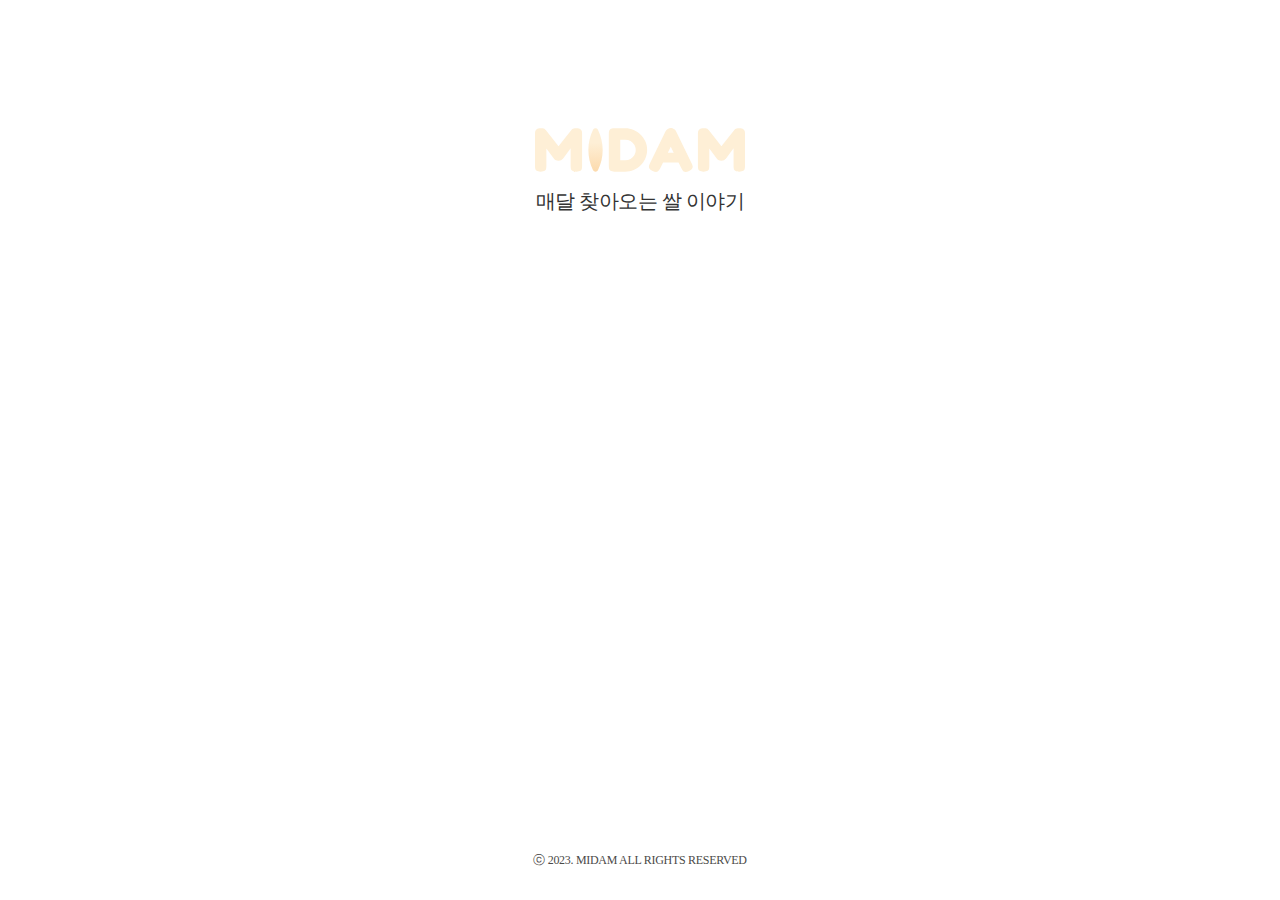
<file: index.html>
<!DOCTYPE html>
<html lang="ko">
<head>
    <meta charset="UTF-8">
    <meta http-equiv="X-UA-Compatible" content="IE=edge">
    <meta name="viewport" content="width=device-width, initial-scale=1.0">
    <title>Splash</title>
    <link rel="stylesheet" href="./css/splash.css">
</head>
<body>
    <a class="switch" href="./html/main.html">
        <div id="intro-wrapper">
            
                <div class="intro">
                    <img class="intro-logo" src="./images/logo.svg" alt="" width="210" height="44">
                    <p class="intro-txt">매달 찾아오는 쌀 이야기</p>
                </div>
                <p class="copyright">ⓒ 2023. MIDAM ALL RIGHTS RESERVED</p>
            
        </div>
    </a>
</body>
</html>
</file>
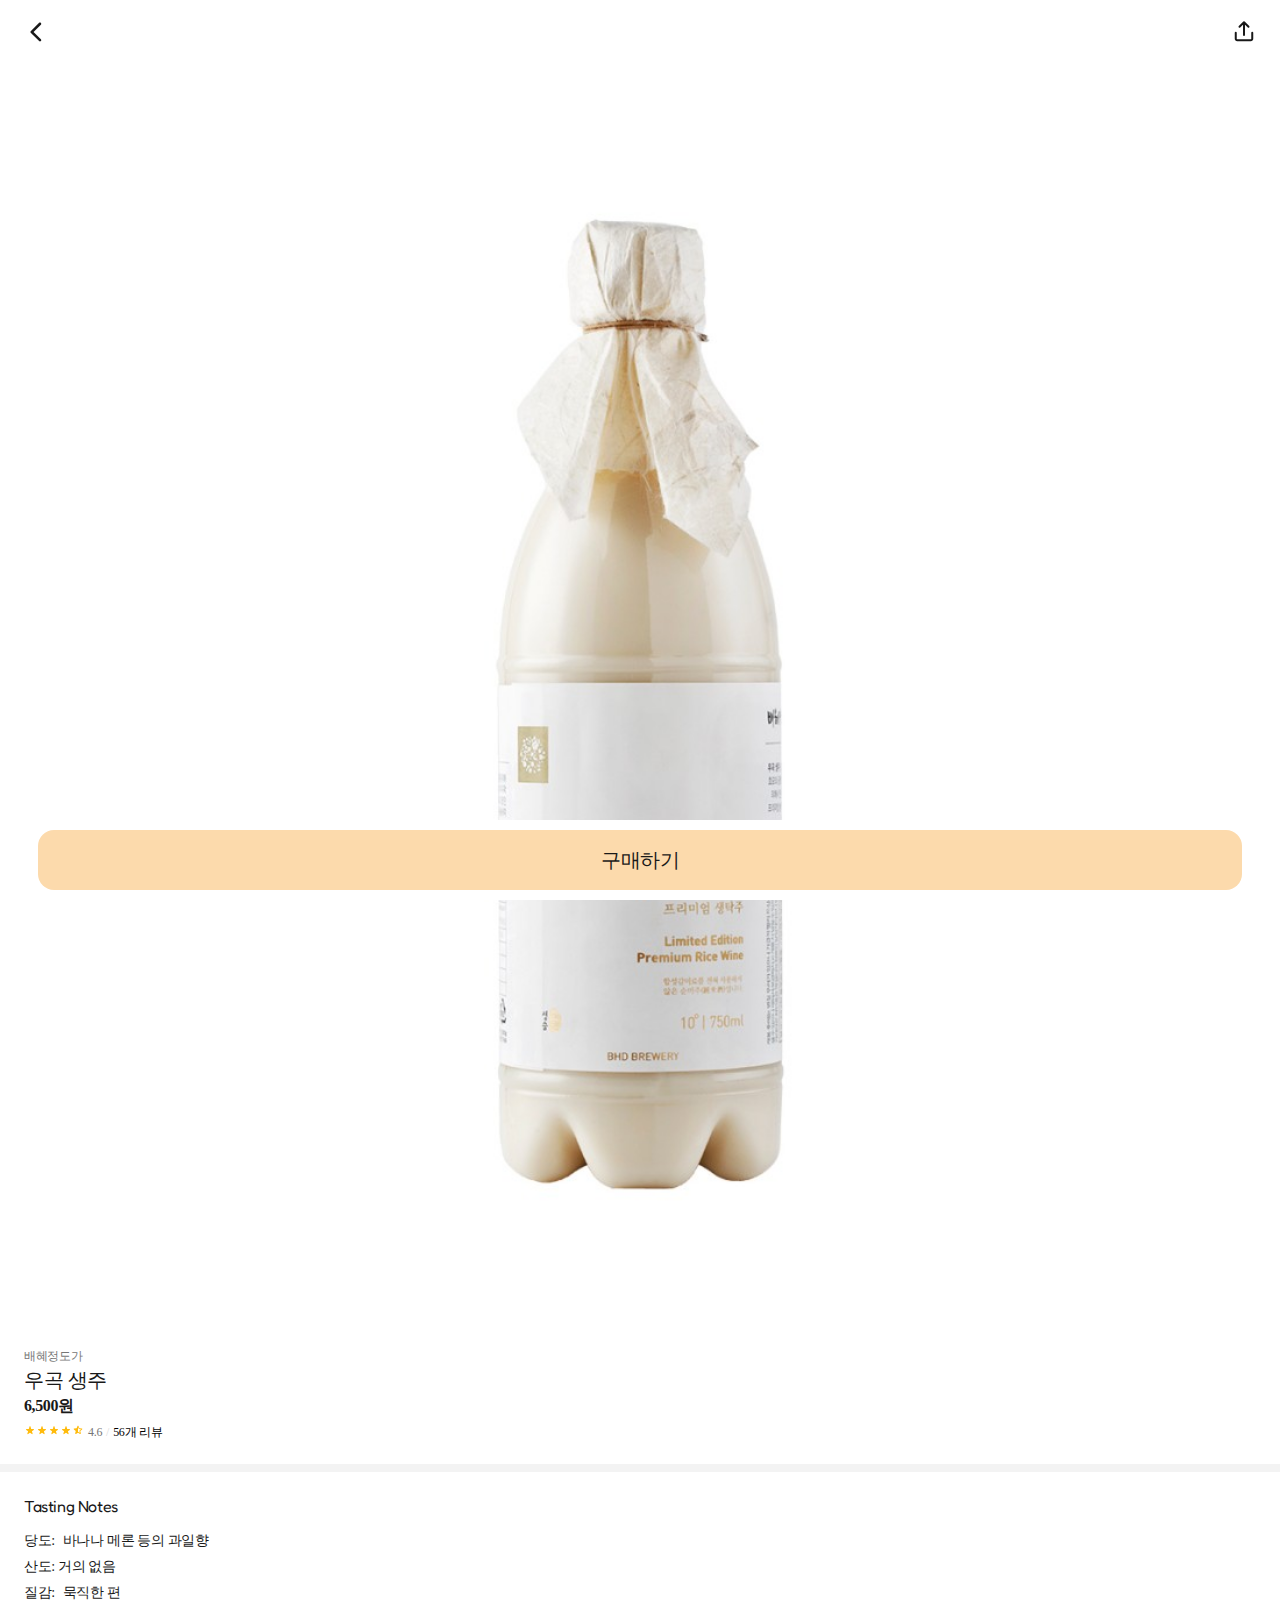
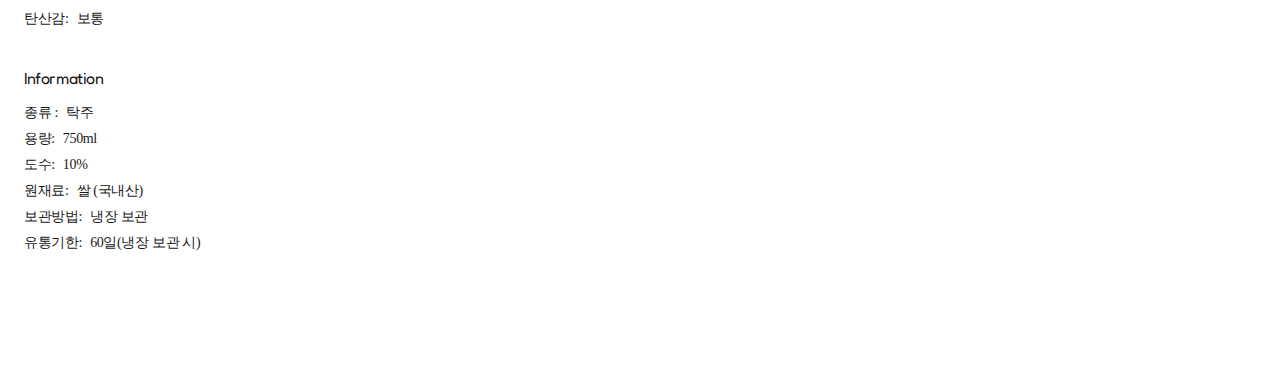
<file: html/itemPage.html>
<!DOCTYPE html>
<html lang="en">
<head>
    <meta charset="UTF-8">
    <meta http-equiv="X-UA-Compatible" content="IE=edge">
    <meta name="viewport" content="width=device-width, initial-scale=1.0">
    <title>제품 페이지</title>
    <link rel="stylesheet" href="../css/itemPage.css">
    <link href="https://fonts.googleapis.com/css2?family=Fredoka:wght@300;400;500;600;700&display=swap" rel="stylesheet">
</head>
<body>
    <div class="wapper">
        <div class="nav-wrapper">
            <a href="main.html"><img  class="svgBox" src="../images/icon-back.svg" width="24px" height="24px" alt=""></a>
            <a href=""><img  class="svgBox" src="../images/icon_share.svg" width="24px" height="24px" alt=""></a>
        </div>
        <!----------------------------------------------------------------------->
        <div class="thumb-wrapper">
            <img class="thumbnail" src="../images/thumb-img1.png" alt="">

            <div class="thumbInfo">
                <span class="thumb-company">배혜정도가</span>
                <span class="thumb-name">우곡 생주</span>
                <span class="thumb-price">6,500원</span>
                <div class="thumb-review">
                    <div class="starBox">
                        <img class="star" src="../images/icon-star.svg" >
                        <img class="star" src="../images/icon-star.svg" alt="">
                        <img class="star" src="../images/icon-star.svg" alt="">
                        <img class="star" src="../images/icon-star.svg" alt="">
                        <img class="star" src="../images/icon-starHalf.svg" alt="">
                    </div>

                    <span class="score">4.6</span>
                    <span class="dash">/</span>
                    <a class="review" href="">56개 리뷰</a>
                </div>
            </div>
        </div>
        <!----------------------------------------------------------------------->
        <div class="horizontal-divider"></div>

        <div class="info-wrapper">
            <div class="tasting-note">
                <p class="info-MainTxt">Tasting Notes</p>
                <div class="tasting-sweet">
                    <span class="bodyFont2">당도:</span><span class="bodyFont2">바나나 메론 등의 과일향</span>
                </div>
                <div class="tasting-sour">
                    <spanc class="bodyFont2">산도:</span><span class="bodyFont2"> 거의 없음</span>
                </div>
                <div class="tasing-texture">
                    <span class="bodyFont2">질감:</span><span class="bodyFont2">묵직한 편</span>
                </div>
                <div class="tasting-pop">
                    <span class="bodyFont2">탄산감:</span><span class="bodyFont2">보통</span>
                </div>
            </div>

            <div class="information">
                <p class="info-MainTxt">Information</p>
                <div class="info-category">
                    <span class="bodyFont2">종류 :</span><span class="bodyFont2">탁주</span>
                </div>
                <div class="info-size">
                    <span class="bodyFont2">용량:</span><span class="bodyFont2">750ml</span>
                </div>
                <div class="info-alc">
                    <span class="bodyFont2">도수:</span><span class="bodyFont2">10%</span>
                </div>
                <div class="info-ingredient">
                    <span class="bodyFont2">원재료:</span><spa class="bodyFont2">쌀 (국내산)</span>
                </div>
                <div class="info-keep">
                    <span class="bodyFont2">보관방법:</span><span class="bodyFont2">냉장 보관</span>
                </div>
                <div class="info-experationDate">
                    <span class="bodyFont2">유통기한:</span><span class="bodyFont2">60일(냉장 보관 시)</span>
                </div>
            </div>

        </div>
        <div class="buy-wrapper">
            <a class="buy-box" href="">
                <button class="buy-button">구매하기</button>
            </a>
        </div>
    </div>
</body>
</html>
</file>
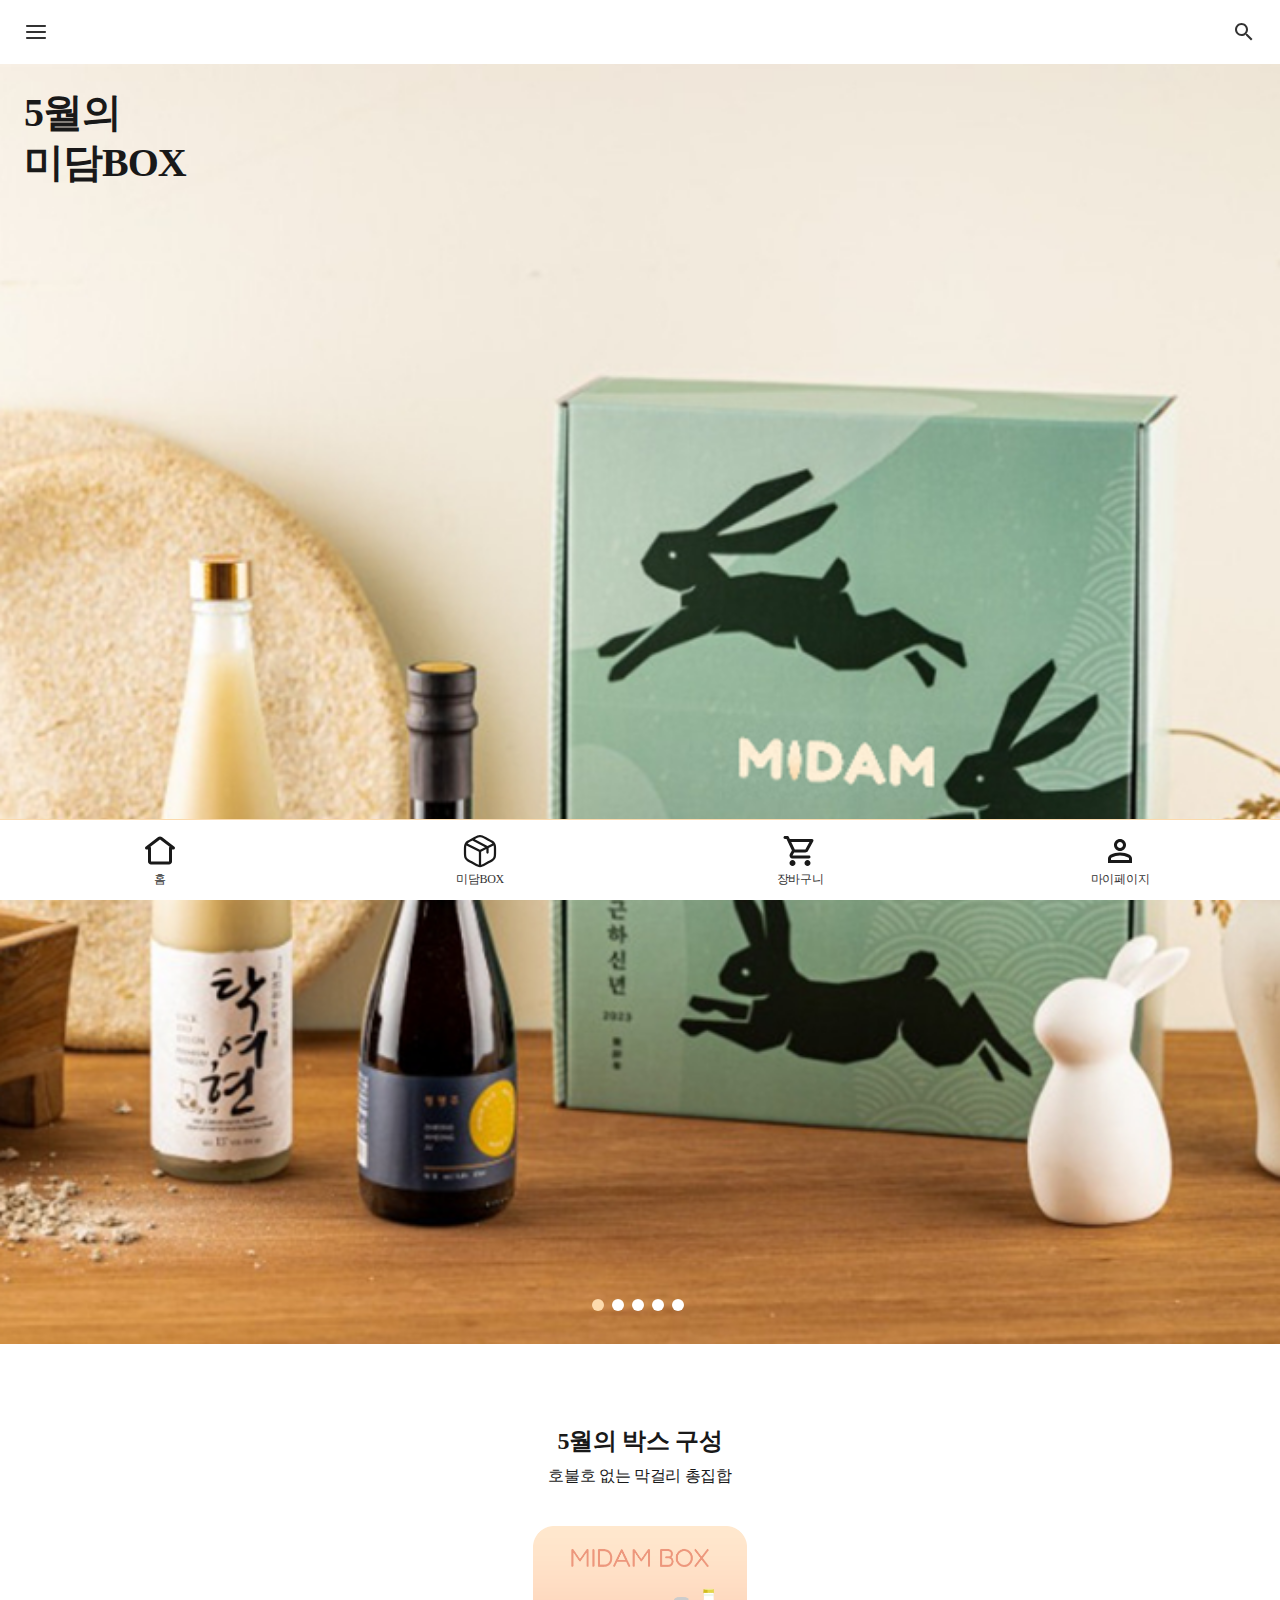
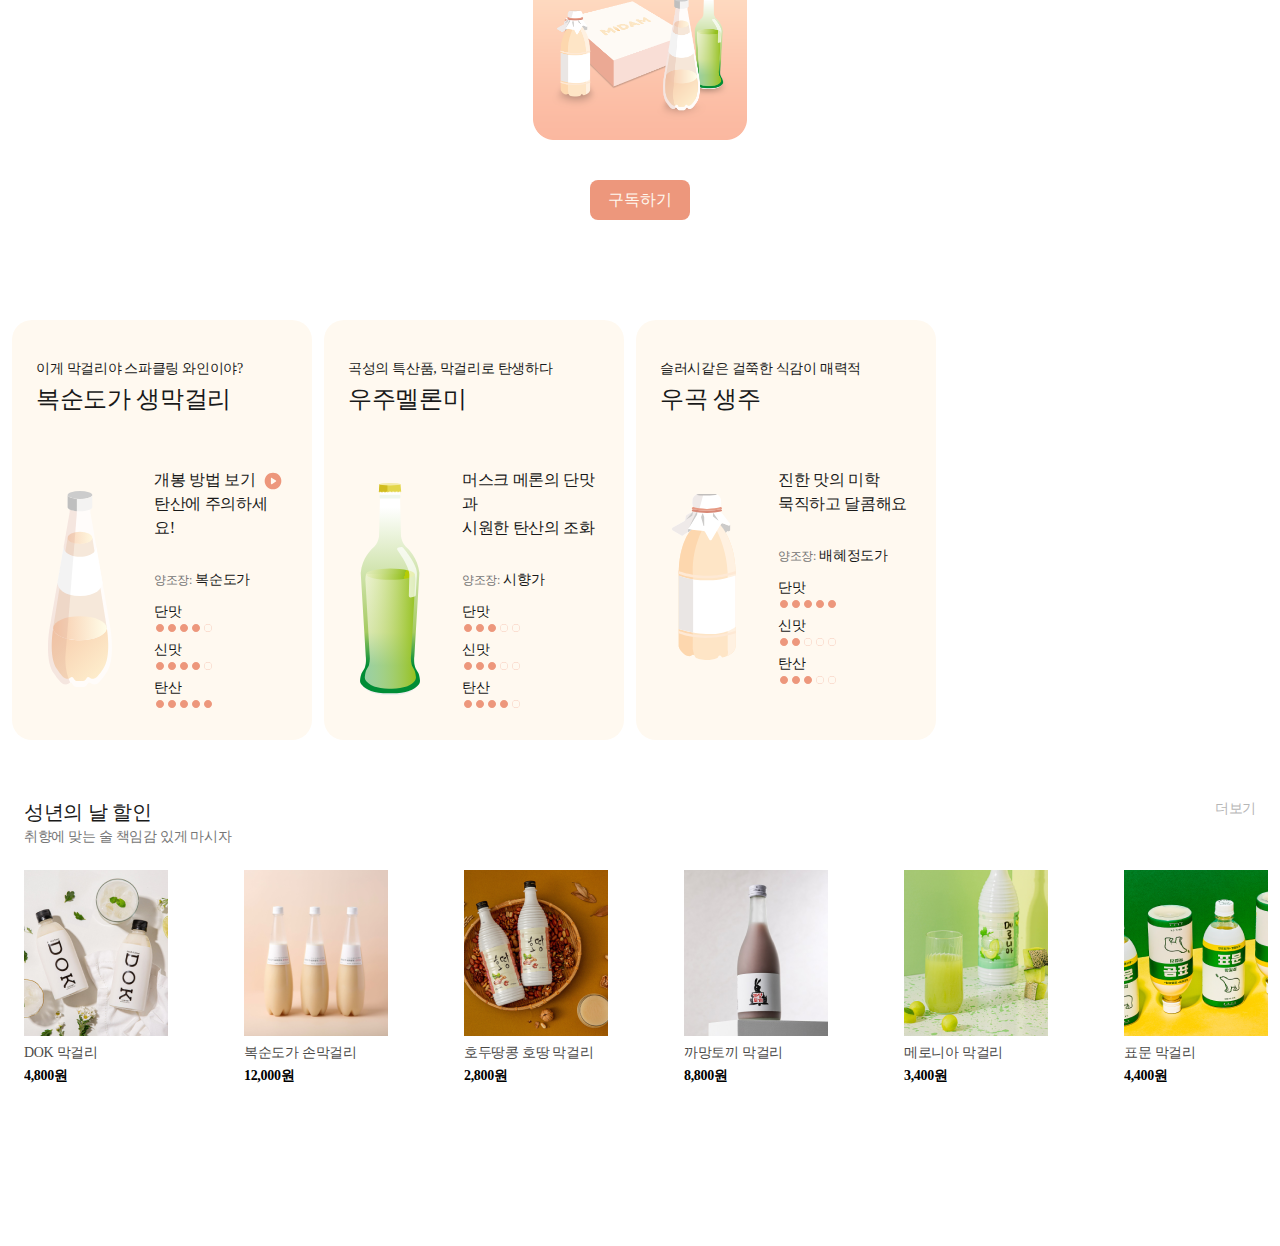
<file: html/main.html>
<!DOCTYPE html>
<html lang="ko">
<head>
    <meta charset="UTF-8">
    <meta http-equiv="X-UA-Compatible" content="IE=edge">
    <meta name="viewport" content="width=device-width, initial-scale=1.0">
    <title>MIDAM</title>
    <link rel="stylesheet" type="text/css" href="../css/main.css"/>
</head>
<body>
    <div id="mobile-wrapper">
        <div class="nav-wrapper">
            <a href=""><img class="svgBox" src="../images/menu.svg" width="24px" height="24px" alt=""></a>
            <a href=""><img class="svgBox" src="../images/search.svg" width="24px" height="24px" alt=""></a>
        </div>
        <!---------------------------메인 슬라이드 영역 시작-------------------------------------------->
        <div class="mainSlide-wrapper">
            <div id="mySlider" class="slider">

                <div class="slider-contents">
                    <div class="slider-panel">

                        <div class="box box-1">
                            <img class="bg-img" src="../images/mainSlide1.png" alt="">
                            <div class="box-contents">
                                <h5 class="box-message">5월의<br>미담BOX</h5>
                            </div>
                        </div>
                        <div class="box box-2">
                            <img class="bg-img" src="../images/mainSlide2.png" alt="">
                            <div class="box-contents">
                                <h5 class="box-message">배혜정도가<br>양조장<br>콜라보레이션</h5>
                            </div>
                        </div>
                        <div class="box box-3">
                            <img class="bg-img" src="../images/mainSlide3.png" alt="">
                            <div class="box-contents">
                                <h5 class="box-message">성년의 날<br>기념 할인</h5>
                            </div>
                        </div>
                        <div class="box box-4">
                            <img class="bg-img" src="../images/mainSlide4.png" alt="">
                            <div class="box-contents">
                                <h5 class="box-message">가정의 달<br>할인 기획전</h5>
                            </div>
                        </div>
                        <div class="box box-5">
                            <img class="bg-img" src="../images/mainSlide5.png" alt="">
                            <div class="box-contents">
                                <h5 class="box-message">리뷰 쓰고<br>포인트 받자!</h5>
                            </div>
                        </div>

                    </div>
                </div>

                <div class="controller-wrapper">

                    <div class="controller">
                        <button id="pageBtn-1" class="on"><span class="pageBtn" href=""></span></button>
                        <button id="pageBtn-2"><span class="pageBtn" href=""></span></button>
                        <button id="pageBtn-3"><span class="pageBtn" href=""></span></button>
                        <button id="pageBtn-4"><span class="pageBtn" href=""></span></button>
                        <button id="pageBtn-5"><span class="pageBtn" href=""></span></button>
                    </div>

                </div>

            </div>
        </div>       
        <!--------------------------MIDAM 미담 박스 소개 영역 시작--------------------------------------------->
        <div class="MIDAM-Box-wrapper">
            <div class="MIDAM-Box-txt">
                <h1 class="BoxMain-txt">5월의 박스 구성</h1>
                <p class="BoxSub-txt">호불호 없는 막걸리 총집합</p>
            </div>
            <div class="imgBox" id="MIDAM-Box-img"><img width="100%" src="../images/MIDAM-Box.png" alt=""></div>
            <a href="itemPage.html" type="" class="joinBox"><span class="joinTxt">구독하기</span></a>
        </div>
        <!--------------------------큐레이션 카드 영역 시작--------------------------------------------->
        <div class="curation-wrapper">
            <!--카드1-->
            <div class="curation-card">

                <div class="card-title">
                    <span class="title-intro">이게 막걸리야 스파클링 와인이야?</span>
                    <span class="title-product">복순도가 생막걸리</span>
                </div>

                <div class="card-contentsBox">
                    <div class="card-imgBox"><img id="card-img2" src="../images/복순도가.svg" alt=""></div>
                    <div class="card-describe">
                        <p class="card-describe-txt">개봉 방법 보기<a href="#"><img class="card-icon" src="../images/icon-play.svg" alt=""></a> 
                            <br>탄산에 주의하세요!</p>
                        <div class="breweryBox">
                            <span class="WhatBrewery">양조장:</span>
                            <span class="breweryName">&nbsp;복순도가</span>
                        </div>
                        <div class="tastingBox">
                            <div class="tasting-sweet">
                                <span class="flavor">단맛</span>
                                <div class="tastingNote">
                                    <img class="tasting-score" src="../images/score-full.svg" alt=""><img class="tasting-score" src="../images/score-full.svg" alt=""><img class="tasting-score" src="../images/score-full.svg" alt=""><img class="tasting-score" src="../images/score-full.svg" alt=""><img class="tasting-score" src="../images/score-empty.svg" alt="">
                                </div>
                            </div>
                            <div class="tasting-sour">
                                <span class="flavor">신맛</span>
                                <div class="tastingNote">
                                    <img class="tasting-score" src="../images/score-full.svg" alt=""><img class="tasting-score" src="../images/score-full.svg" alt=""><img class="tasting-score" src="../images/score-full.svg" alt=""><img class="tasting-score" src="../images/score-full.svg" alt=""><img class="tasting-score" src="../images/score-empty.svg" alt="">
                                </div>
                            </div>
                            <div class="tasting-pop">
                                <span class="flavor">탄산</span>
                                <div class="tastingNote">
                                    <img class="tasting-score" src="../images/score-full.svg" alt=""><img class="tasting-score" src="../images/score-full.svg" alt=""><img class="tasting-score" src="../images/score-full.svg" alt=""><img class="tasting-score" src="../images/score-full.svg" alt=""><img class="tasting-score" src="../images/score-full.svg" alt="">
                                </div>
                            </div>
                        </div>
                    </div>
                </div>
            </div>
            <!--카드2-->
            <div class="curation-card">

                <div class="card-title">
                    <span class="title-intro">곡성의 특산품, 막걸리로 탄생하다</span>
                    <span class="title-product">우주멜론미</span>
                </div>

                <div class="card-contentsBox">
                    <div class="card-imgBox"><img src="../images/우주멜론미.svg" alt=""></div>
                    <div class="card-describe">
                        <p class="card-describe-txt">머스크 메론의 단맛과<br>시원한 탄산의 조화</p>
                        <div class="breweryBox">
                            <span class="WhatBrewery">양조장:</span>
                            <span class="breweryName">&nbsp;시향가</span>
                        </div>
                        <div class="tastingBox">
                            <div class="tasting-sweet">
                                <span class="flavor">단맛</span>
                                <div class="tastingNote">
                                    <img class="tasting-score" src="../images/score-full.svg" alt=""><img class="tasting-score" src="../images/score-full.svg" alt=""><img class="tasting-score" src="../images/score-full.svg" alt=""><img class="tasting-score" src="../images/score-empty.svg" alt=""><img class="tasting-score" src="../images/score-empty.svg" alt="">
                                </div>
                            </div>
                            <div class="tasting-sour">
                                <span class="flavor">신맛</span>
                                <div class="tastingNote">
                                    <img class="tasting-score" src="../images/score-full.svg" alt=""><img class="tasting-score" src="../images/score-full.svg" alt=""><img class="tasting-score" src="../images/score-full.svg" alt=""><img class="tasting-score" src="../images/score-empty.svg" alt=""><img class="tasting-score" src="../images/score-empty.svg" alt="">
                                </div>
                            </div>
                            <div class="tasting-pop">
                                <span class="flavor">탄산</span>
                                <div class="tastingNote">
                                    <img class="tasting-score" src="../images/score-full.svg" alt=""><img class="tasting-score" src="../images/score-full.svg" alt=""><img class="tasting-score" src="../images/score-full.svg" alt=""><img class="tasting-score" src="../images/score-full.svg" alt=""><img class="tasting-score" src="../images/score-empty.svg" alt="">
                                </div>
                            </div>
                        </div>
                    </div>
                </div>
            </div>
            <!--카드3-->
            <div class="curation-card">

                <div class="card-title">
                    <span class="title-intro">슬러시같은 걸쭉한 식감이 매력적</span>
                    <span class="title-product">우곡 생주</span>
                </div>

                <div class="card-contentsBox">
                    <div class="card-imgBox"><img id="card-img2" src="../images/우곡생주.svg" alt=""></div>
                    <div class="card-describe">
                        <p class="card-describe-txt">진한 맛의 미학<br>묵직하고 달콤해요</p>
                        <div class="breweryBox">
                            <span class="WhatBrewery">양조장:</span>
                            <span class="breweryName">&nbsp;배혜정도가</span>
                        </div>
                        <div class="tastingBox">
                            <div class="tasting-sweet">
                                <span class="flavor">단맛</span>
                                <div class="tastingNote">
                                    <img class="tasting-score" src="../images/score-full.svg" alt=""><img class="tasting-score" src="../images/score-full.svg" alt=""><img class="tasting-score" src="../images/score-full.svg" alt=""><img class="tasting-score" src="../images/score-full.svg" alt=""><img class="tasting-score" src="../images/score-full.svg" alt="">
                                </div>
                            </div>
                            <div class="tasting-sour">
                                <span class="flavor">신맛</span>
                                <div class="tastingNote">
                                    <img class="tasting-score" src="../images/score-full.svg" alt=""><img class="tasting-score" src="../images/score-full.svg" alt=""><img class="tasting-score" src="../images/score-empty.svg" alt=""><img class="tasting-score" src="../images/score-empty.svg" alt=""><img class="tasting-score" src="../images/score-empty.svg" alt="">
                                </div>
                            </div>
                            <div class="tasting-pop">
                                <span class="flavor">탄산</span>
                                <div class="tastingNote">
                                    <img class="tasting-score" src="../images/score-full.svg" alt=""><img class="tasting-score" src="../images/score-full.svg" alt=""><img class="tasting-score" src="../images/score-full.svg" alt=""><img class="tasting-score" src="../images/score-empty.svg" alt=""><img class="tasting-score" src="../images/score-empty.svg" alt="">
                                </div>
                            </div>
                        </div>
                    </div>
                </div>
            </div>

        </div>
        <!------------------------판매 제품 영역 시작----------------------------------------------->
        <div class="itemSales-wrapper">

            <div class="item-txt-wrapper">
                <div class="txtBox">
                    <h1 class="itemMain-txt">성년의 날 할인</h1>
                    <p class="itemSub-txt">취향에 맞는 술 책임감 있게 마시자</p>
                </div>
                <a href=""><span class="showMore">더보기</span></a>
            </div>

            <div class="item-img-wrapper">

                <div class="itemBox">
                    <a href="itemPage.html">
                    <div class="imgBox" id="item-img"><img src="../images/item1.png" alt=""></div>
                    <p class="itemName">DOK 막걸리</p>
                    <span class="itemPrice">4,800원</span>
                    </a>
                </div>
                <div class="itemBox">
                    <a href="itemPage.html">
                    <div class="imgBox" id="item-img"><img src="../images/item2.png" alt=""></div>
                    <p class="itemName">복순도가 손막걸리</p>
                    <span class="itemPrice">12,000원</span>
                    </a>
                </div>
                <div class="itemBox">
                    <a href="itemPage.html">
                    <div class="imgBox" id="item-img"><img src="../images/item3.png" alt=""></div>
                    <p class="itemName">호두땅콩 호땅 막걸리</p>
                    <span class="itemPrice">2,800원</span>
                    </a>
                </div>
                <div class="itemBox">
                    <a href="itemPage.html">                
                    <div class="imgBox" id="item-img"><img src="../images/item4.png" alt=""></div>
                    <p class="itemName">까망토끼 막걸리</p>
                    <span class="itemPrice">8,800원</span>
                    </a>
                </div>
                <div class="itemBox">
                    <a href="itemPage.html">     
                    <div class="imgBox" id="item-img"><img src="../images/item5.png" alt=""></div>
                    <p class="itemName">메로니아 막걸리</p>
                    <span class="itemPrice">3,400원</span>
                    </a>
                </div>
                <div class="itemBox">
                    <a href="itemPage.html">     
                    <div class="imgBox" id="item-img"><img src="../images/item6.png" alt=""></div>
                    <p class="itemName">표문 막걸리</p>
                    <span class="itemPrice">4,400원</span>
                    </a>
                </div>

            </div>
        </div>
        <!----------------------------제품 끝, 메뉴 영역 시작------------------------------------------->
        <div class="menu-bar">
            <a class="menuBox" href="main.html">
                <img class="icon" src="../images/menu-home.svg" alt="">
                <span class="icon-txt">홈</span>
            </a>
            <a class="menuBox" href="splash.html">
                <img class="icon" src="../images/menu-box.svg" alt="">
                <span class="icon-txt">미담BOX</span>
            </a>
            <a class="menuBox" href="splash.html">
                <img class="icon" src="../images/menu-cart.svg" alt="">
                <span class="icon-txt">장바구니</span>
            </a>
            <a class="menuBox" href="splash.html">
                <img class="icon" src="../images/menu-mypage.svg" alt="">
                <span class="icon-txt">마이페이지</span>
            </a>
        </div>

        <footer></footer>

    </div>
<script src="https://cdnjs.cloudflare.com/ajax/libs/jquery/3.6.4/jquery.min.js"></script>
<script src="../js/main.js"></script>
</body>
</html>
</file>
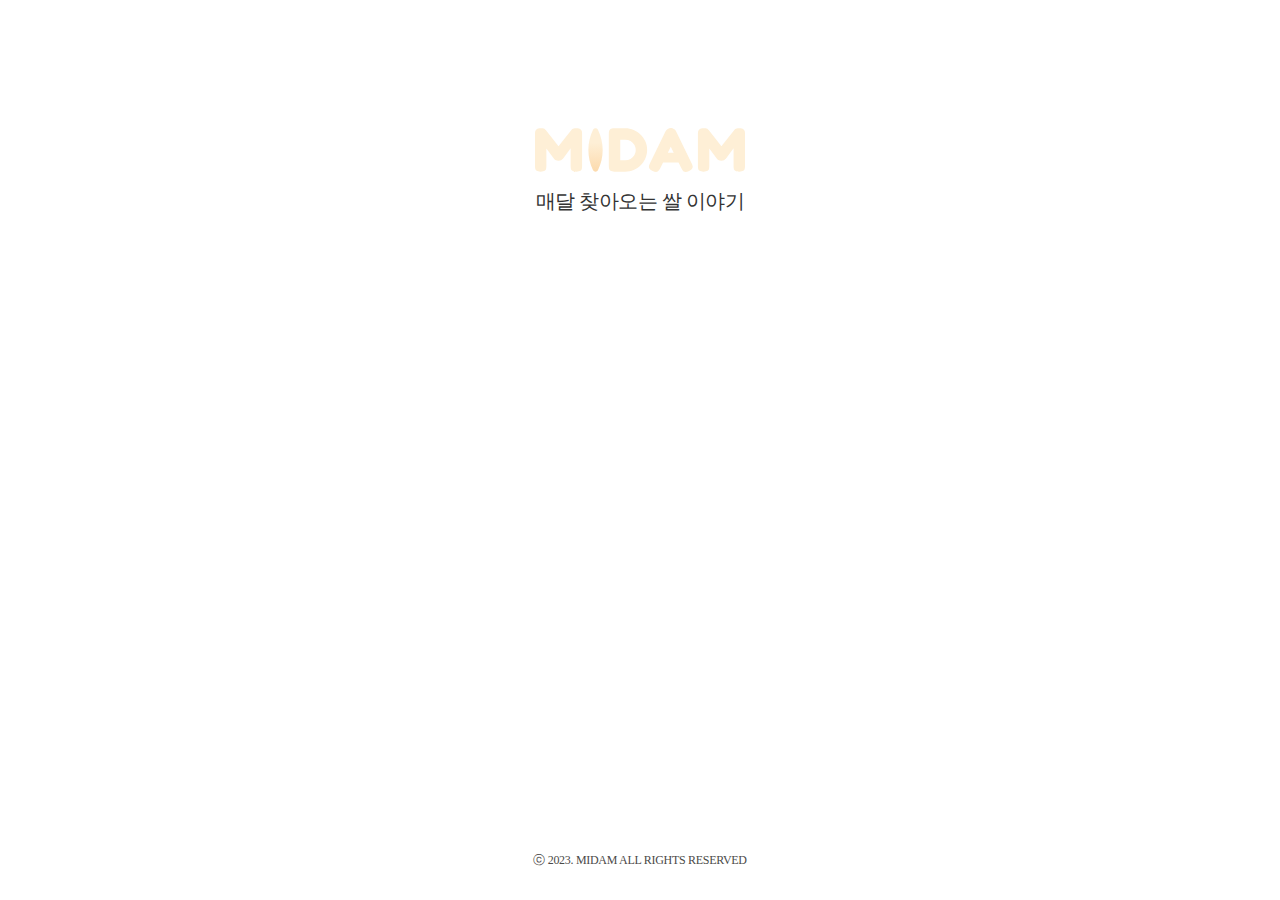
<file: html/Splash.html>
<!DOCTYPE html>
<html lang="ko">
<head>
    <meta charset="UTF-8">
    <meta http-equiv="X-UA-Compatible" content="IE=edge">
    <meta name="viewport" content="width=device-width, initial-scale=1.0">
    <title>Splash</title>
    <link rel="stylesheet" href="../css/splash.css">
</head>
<body>
    <a class="switch" href="main.html">
        <div id="intro-wrapper">
            
                <div class="intro">
                    <img class="intro-logo" src="../images/logo.svg" alt="" width="210" height="44">
                    <p class="intro-txt">매달 찾아오는 쌀 이야기</p>
                </div>
                <p class="copyright">ⓒ 2023. MIDAM ALL RIGHTS RESERVED</p>
            
        </div>
    </a>
</body>
</html>
</file>
<file: css/splash.css>
* {
    letter-spacing: -0.025em;
}

body {
    margin: 0;
    padding: 0;
}

@font-face {
    font-family:'Pretendard', 'Pretendard-Regular';
    src: url('https://cdn.jsdelivr.net/gh/Project-Noonnu/noonfonts_2107@1.1/Pretendard-Regular.woff') format('woff');
    font-weight: 400;
    font-style: normal;
}

p {
    margin-block-start: 0;
    margin-block-end: 0;
}

a {
    text-decoration: none;
}
    a:visited {
        text-decoration: none;
        color: inherit;
    }

/*전체영역잡기*/

html {
    height: 100%;
}

body {
    height: 100%;
}

a {
    display: block;
    height: 100%;
}

/*-----------------------------------------------------------------------------*/
#intro-wrapper {
    display: flex;
    flex-direction: column;
    align-items: center;
}

.intro {
    margin-top: 8rem;
    position: relative;

    display: flex;
    flex-direction: column;
    align-items: center;
}

.intro-logo {
    margin-bottom: 12px;
}

.intro-txt {
    font-family: 'Pretendard';
    font-weight: 400;
    font-size: 20px;
    line-height: 34px;
    color: #333333;
}

.copyright {
    font-family: 'Pretendard';
    font-weight: 200;
    font-size: 12px;
    line-height: 16px;
    color: #4B4A48;
    word-wrap: none;

    position: absolute;
    bottom: 2rem;
}
</file>
<file: css/itemPage.css>
* {
    letter-spacing: -0.025em;
}

body {
    margin: 0;
    padding: 0;
}

@font-face {
    font-family:'Pretendard', 'Pretendard-Regular';
    src: url('https://cdn.jsdelivr.net/gh/Project-Noonnu/noonfonts_2107@1.1/Pretendard-Regular.woff') format('woff');
    font-weight: 400;
    font-style: normal;
}

p {
    margin-block-start: 0;
    margin-block-end: 0;
}

img {
    width: 100%;
}

a {
    text-decoration: none;
}

    a:visited {
        text-decoration: none;
        color: inherit;
    }


/*-----------------------------------------------------------------------------*/

.nav-wrapper {
    height: 64px;
    display: flex;
    flex-direction: row;
    justify-content: space-between;
    align-items: center;
    margin: 0 24px
}

.svgBox {
    display: block;
}

/*-----------------------------------------------------------------------------*/

.thumbnail {
    width: 100%;
}

.thumbInfo {
    margin: 0 24px;
    
    display: flex;
    flex-direction: column;

    gap: 4px;
}


.thumb-company {
    font-family: 'Pretendard';
    font-weight: 400;
    font-size: 12px;
    line-height: 16px;
    color: #767676;
}

.thumb-name {
    font-family: 'Pretendard';
    font-style: normal;
    font-weight: 500;
    font-size: 20px;
    line-height: 24px;
    color: #191919;
}

.thumb-price {
    font-family: 'Pretendard';
    font-style: normal;
    font-weight: 600;
    font-size: 16px;
    line-height: 20px;
    color: #191919;
}

.thumb-review {
    display: flex;
    flex-direction: row;

    margin-top: 4px;
}
    .starBox {
        display: flex;
        flex-direction: row;
    }
        .star {
            display: block;
            width: 12px;
            height: 12px;
        }

    .score {
        font-family: 'Pretendard';
        font-style: normal;
        font-weight: 400;
        font-size: 12px;
        line-height: 16px;
        color: #767676;
        margin-left: 4px;
    }

    .dash {
        font-family: 'Pretendard';
        font-style: normal;
        font-weight: 400;
        font-size: 12px;
        line-height: 16px;
        color: #DBDBDB;
        margin-left: 4px;
    }
    .review {
        font-family: 'Pretendard';
        font-style: normal;
        font-weight: 400;
        font-size: 12px;
        line-height: 16px;
        color: #767676;
        margin-left: 4px;
    }
/*-----------------------------------------------------------------------------*/

.horizontal-divider {
    width: 100%;
    height: 8px;
    background: #F3F3F3;
    margin-top: 24px;
}

.vertical-devider {
    width: 1px;
    height: 14px;
    margin: 0 12px;
    background: #F3F3F3;
}

.info-wrapper {
    padding: 0 24px;

    margin-bottom: 120px;
}

.tasting-note {
    margin-top: 24px;
        display: flex;
    flex-direction: column;
    align-items: flex-start;
    gap: 8px;
}

.information {
    margin-top: 40px;
    display: flex;
    flex-direction: column;
    align-items: flex-start;
    gap: 8px;
}

.info-MainTxt {
    font-family: 'Fredoka';
    font-style: normal;
    font-weight: 400;
    font-size: 16px;
    line-height: 20px;
    color: #191919;

    padding-bottom: 8px;
}


.info-category, .info-size, .info-alc, .info-ingredient, .info-keep, .info-experationDate {
    display: flex;
    flex-direction: row;
    align-items: center;
    gap: 8px;
}

.tasting-sweet, .tasting-sour, .tasing-texture, .tasting-pop {
    display: flex;
    flex-direction: row;
    align-items: center;
    gap: 8px;
}





.bodyFont2 {
    /* body2 */
    font-family: 'Pretendard';
    font-style: normal;
    font-weight: 400;
    font-size: 14px;
    line-height: 18px;

    /* Font1 */
    color: #191919;
}

/*------------------------------------------------------------------------------*/
    
.buy-wrapper {
    position: fixed;
    bottom: 0;
    background: #fff;

    width: 100%;
    height: 80px;
    
    display: flex;
    flex-direction: row;
    justify-content: center;
    align-items: center;

/*     border-top: 1px solid #ED977C; */
}

.buy-box {
    width: 100%;
    height: 60px;
    display: flex;
    justify-content: center;
    align-items: center;
}
.buy-button {
    height: 60px;
    width: 94%;
    border-radius: 16px;
    background: #FCDAAC;
    cursor: pointer;
    
    outline: none;
    border: 0;

    text-align: center;
    
    font-family: 'Pretendard';
    font-style: normal;
    font-weight: 500;
    font-size: 20px;
    line-height: 24px;
    color: #191919;
}
</file>
<file: css/main.css>
body {
    margin: 0;
    padding: 0;
}

@font-face {
    font-family:'Pretendard', 'Pretendard';
    src: url('https://cdn.jsdelivr.net/gh/Project-Noonnu/noonfonts_2107@1.1/Pretendard-Regular.woff') format('woff');
    font-weight: 400;
    font-style: normal;
}

#mobile-wrapper {
    margin: 0 auto;
    padding: 0;
    overflow: hidden;
    font-family: 'Pretendard', 'Pretendard';
    letter-spacing: -0.02rem;
}

img {
    width: 100%;
}

h1, p {
    margin-block-start: 0;
    margin-block-end: 0;
}

button {
    border: 0;
    outline: 0;
    padding: 0;
    background: transparent;
}

a {
    text-decoration: none;
    color: inherit;
}

    a:visited {
        text-decoration: none;
        color: inherit;
    }

/*-----------------------------------------------------------------------------*/

.svgBox {
    display: block;
    width: 24px;
    height: 24px;
}

.nav-wrapper {
    height: 64px;
    display: flex;
    flex-direction: row;
    justify-content: space-between;
    align-items: center;
    margin: 0 24px;
}

/*--------------슬라이드 영역 시작---------------------------------------------------------------*/

.mainSlide-wrapper {
    position: relative;
}

.slider {
    position: relative;
    width: 100%;
}
    .slider::after {
        content: "";
        display: block;
        padding-bottom: 100%;
    }

.slider-contents {
    position: absolute;
    width: 100%;
    height: 100%;
    overflow: hidden;
}

.slider-panel {
    display: flex;
    width: 500%;
    height: 100%;
}

.box {
    position: relative;
    width: 20%;
    height: 100%;
}
    .box .bg-img {
        display: block;
        height: 100%;
    }

.box-contents {
    position: absolute;
    top: 0;
    left: 0;
    right: 0;
    bottom: 0;
}

.box-message {
    font-size: 40px;
    font-weight: 600;
    line-height: 50px;
    letter-spacing: -0.025em;
    text-align: left;
    margin: 24px;
    color: #191919;
}

.box-1 {
    background-image: url();
}
.box-1 {
    background-image: url();
}
.box-1 {
    background-image: url();
}
.box-1 {
    background-image: url();
}
.box-1 {
    background-image: url();
}

.slider-panel {
    transition-property: transform;
    transition-duration: 300ms;
    transform: translateX(0%);
}

.show-2 .slider-panel { transform: translateX(-20%); }
.show-3 .slider-panel { transform: translateX(-40%); }
.show-4 .slider-panel { transform: translateX(-60%); }
.show-5 .slider-panel { transform: translateX(-80%); }

/*--컨트롤러--*/
.controller-wrapper {
    position: absolute;
    bottom: 20px;
    left: 50%;
    transform: translate(-50%,-50%);
    letter-spacing: 0;
}

.controller {
    background: transparent;
}


.pageBtn {
    display: block;
    width: 12px;
    height: 12px;
    border-radius: 6px;
    transition: 30ms;
    background: #fff;
    margin-right: 4px;
}
    #pageBtn-5 {
        margin-right: 0;
    }

    button.on span {
        background: #FCDAAC;
    }


/*-----------미담 박스 영역 시작------------------------------------------------------------------*/

.MIDAM-Box-wrapper {
    height: 516px;
    display: flex;
    flex-direction: column;
    justify-content: center;
}

.MIDAM-Box-txt {
    display: flex;
    flex-direction: column;
    justify-content: center;
    padding: 40px 0px;
    gap: 8px;
    color: #191919;
    height: fit-content;

}
    .BoxMain-txt {
        font-family: 'Pretendard';
        font-size: 24px;
        line-height: 34px;
        text-align: center;
    }

    .BoxSub-txt {
        font-family: 'Pretendard';
        font-size: 16px;
        line-height: 20px;
        text-align: center;
    }

    #MIDAM-Box-img {
        width: 214px;
        height: 214px;
        margin: 0 auto;
        margin-bottom: 40px;
    }

.joinBox {
    display: block;
    width: 100px;
    height: 40px;
    border-radius: 8px;
    background: #ED977C;
    text-align: center;
    line-height: 40px;
    margin: 0 auto;
    cursor: pointer
}
    .joinTxt {
        font-family: 'Pretendard';
        font-weight: 400;
        font-size: 16px;
        line-height: 20px;
        letter-spacing: 0;
        color: #FFF9F0;
    }

/*----------------------------------------------------------------*/

.curation-wrapper {
    margin-top: 60px;

    display: flex;
    flex-direction: row;
    flex-wrap: nowrap;

    overflow-x: scroll;
}

.curation-card {
    width: 252px;
    height: 420px;
    min-width: 252px;
    padding: 0 24px;
    background: #FFF9F0;
    border-radius: 20px;
    margin-left: 12px;
}

.card-title {
    padding-top: 40px;
}
    .title-intro {
        display: block;
        font-size: 14px;
        line-height: 18px;
        color: #191919;
        padding-bottom: 4px;
    }
    .title-product {
        display: block;
        font-size: 24px;
        line-height: 34px;
        color: #191919;
    }


.card-contentsBox {
    display: flex;
    flex-direction: row;
    margin-top: 52px;
}

.card-imgBox {
    width: 64px;
    min-width: 60px;
    height: auto;
    margin-left: 12px;
    margin-right: 42px;
    display: flex;
    align-items: center;
}
    .card-describe-txt {
        font-size: 16px;
        line-height: 24px;
        color: #191919;
        margin-bottom: 32px;
    }
    .card-icon {
        width: 20px;
        height: 20px;
        margin-left: 8px;
        vertical-align: middle;
        margin-bottom: 1px;
        cursor: pointer;
    }

.breweryBox {
    display: flex;
    flex-direction: row;
    align-items: center;
    margin-bottom: 16px;
}
    .WhatBrewery {
        display: block;
        font-size: 12px; 
        line-height: 16px; 
        color: #767676;
    }
    .breweryName {
        display: block;
        font-size: 14px;
        line-height: 16px;
        color: #191919;
        padding-right: 2px;
    }


.tastingBox {
    display: flex;
    flex-direction: column;
    align-items: flex-start;
    gap: 8px;
}
    .flavor {
        display: block;
        font-size: 14px;
        line-height: 16px;
        color: #191919;
        margin-bottom: 2px;
    }
    .tastingNote {
        display: flex;
        flex-direction: row;
    }
        .tasting-score {
            width: 12px;
            height: 12px;
        }

#card-img2 {
    min-width: 64px;
}

/*------------상품 판매 영역 시작-----------------------------------------------------------------*/

.itemSales-wrapper {
    height: 366px;
    margin-top: 60px;
    padding-left: 24px;
    margin-bottom: 80px;
}
.item-txt-wrapper {
    display: flex;
    flex-direction: row;
    justify-content: space-between;
    padding: 0;
    margin-bottom: 24px;
}
    .txtBox {
        display: flex;
        flex-direction: column;

        gap: 4px;
    }
        .itemMain-txt {
            font-weight: 500;
            font-size: 20px;
            line-height: 24px;
            color: #191919;
        }
        .itemSub-txt {
            font-weight: 400;
            font-size: 14px;
            line-height: 18px;
            color: #767676;
        }

    .showMore {
        display: block;
        padding-right: 24px;
        color: #B6B6B6;
        font-weight: 500;
        font-size: 14px;
        line-height: 18px;
    }

.item-img-wrapper {
    display: flex;
    flex-wrap: nowrap;
    flex-direction: row;
    justify-content: space-between;
    margin-bottom: 40px;

    overflow-x: scroll;
}

    .itemBox {
        display: flex;
        flex-direction: column;
        margin-right: 12px;
        padding: 0px;
        width: 144px;

        cursor: pointer;
    }
        #item-img {
            width: 144px;
            height: 166px;
            background: #E2DFDF;
            margin-bottom: 8px;
        }
        .itemName {
            font-size: 14px;
            line-height: 18px;
            color: #4B4A48;
            margin-bottom: 4px;
        }
        .itemPrice {
            font-family: 'Pretendard';
            font-style: normal;
            font-weight: 600;
            font-size: 14px;
            line-height: 18px;
            color: 191919;
        }

    
/*-----------------------------------------------------------------------------*/

.menu-bar {
    position: fixed;
    bottom: 0;
    background: #fff;

    width: 100%;
    height: 80px;
    
    display: flex;
    flex-direction: row;
    justify-content: space-between;
    align-content: center;

    border-top: 1px solid #FCDAAC;
}

.menuBox {
    display: flex;
    flex-direction: column;
    align-items: center;
    justify-content: center;
    
    width: 25%;
    height: 80px;

    cursor: pointer;
}

    .icon {
        width: 36px;
        height: 36px;
        margin-bottom: 2px;
    }

    .icon-txt {
        display: block;
        font-family: 'Pretendard';
        font-style: normal;
        font-weight: 400;
        font-size: 12px;
        line-height: 16px;
        color: #333333;
    }
</file>
